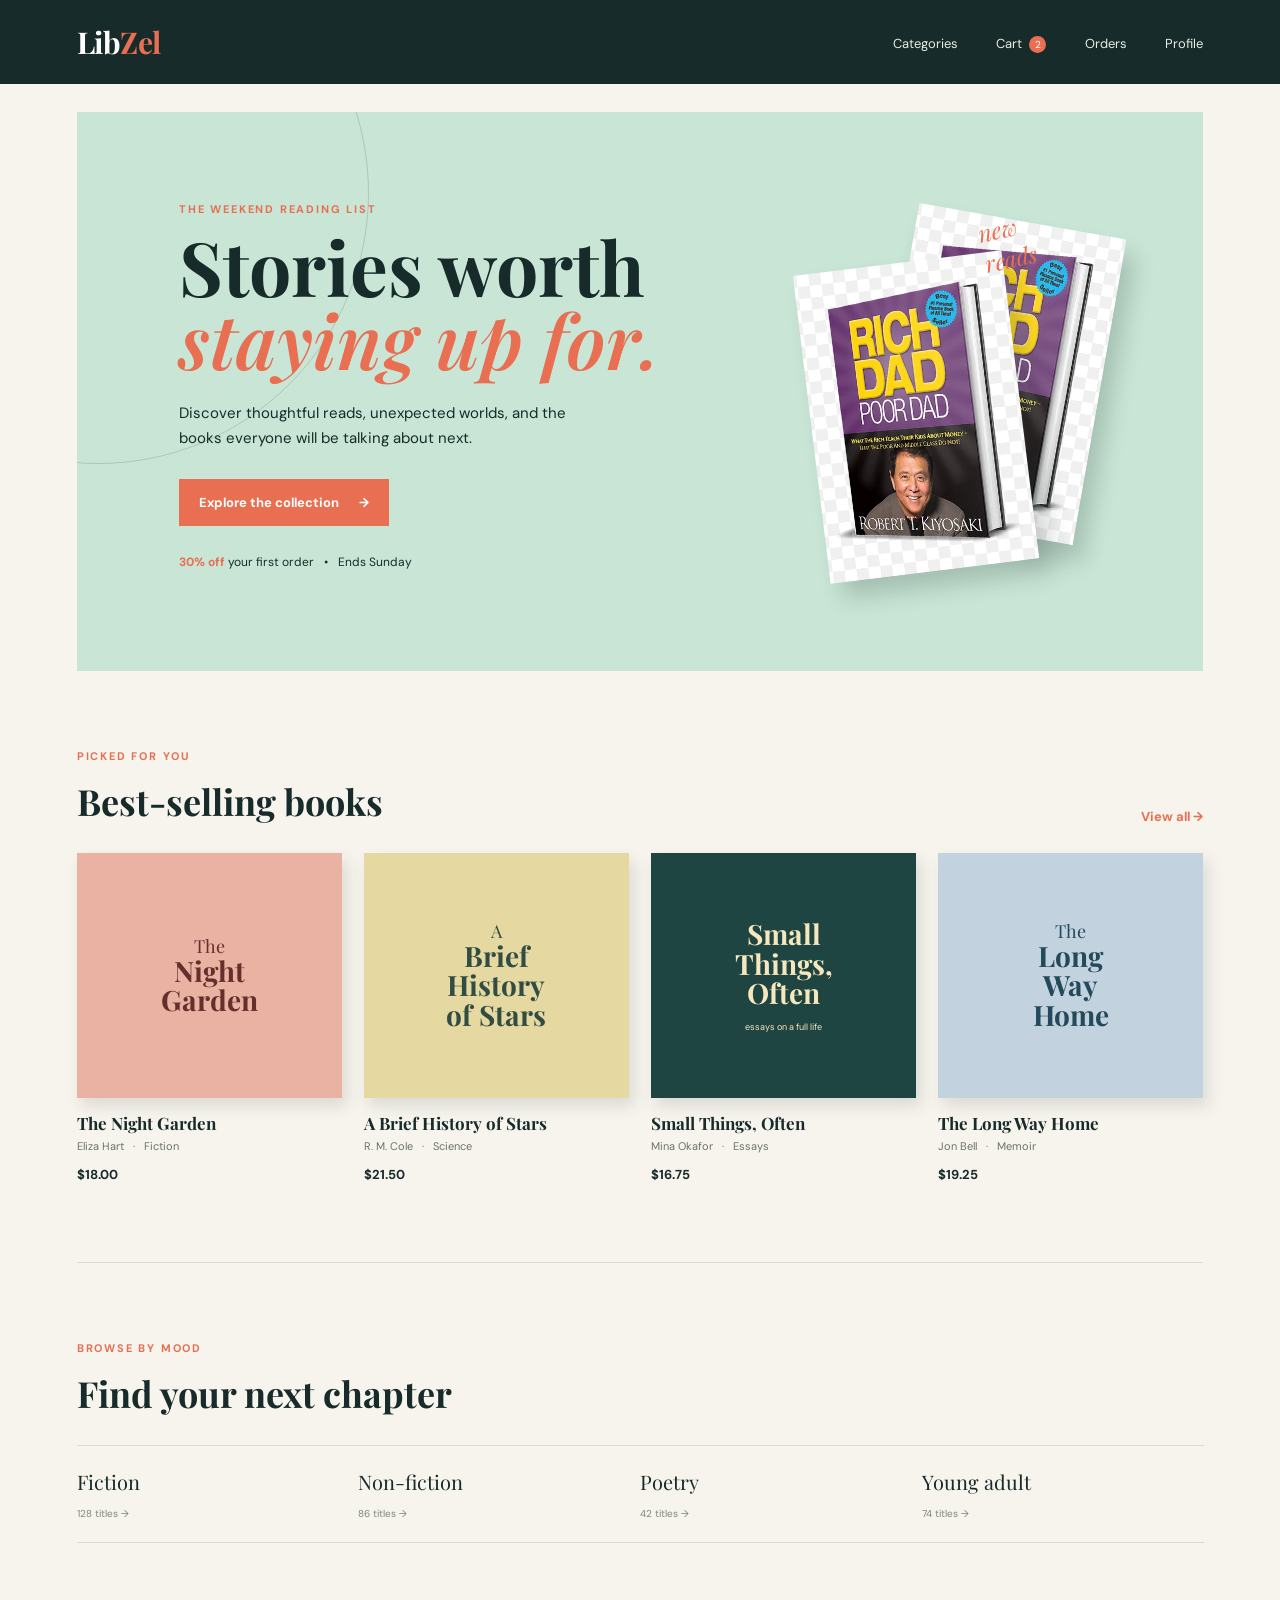
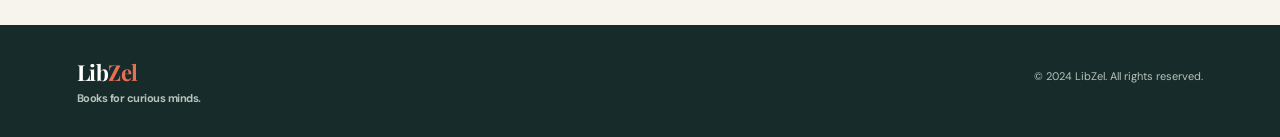
<file: drafts/index.html>
<!DOCTYPE html>
<html lang="en">
<head>
    <meta charset="UTF-8">
    <meta name="viewport" content="width=device-width, initial-scale=1.0">
    <title>LibZel | Find your next favorite book</title>
    <link href="styles.css" rel="stylesheet">
</head>
<body>
    <header>
        <a class="web-name" href="#top" aria-label="LibZel home">Lib<span>Zel</span></a>
        <nav class="navbar">
            <ul>
                <li><a href="#categories">Categories</a></li>
                <li><a href="#bestsellers">Cart <span class="cart-count">2</span></a></li>
                <li><a href="#bestsellers">Orders</a></li>
                <li><a href="#footer">Profile</a></li>
            </uL>
        </nav>
    </header>
    <main id="top">
        <section class="promo" aria-labelledby="promo-title">
            <div class="promo-copy">
                <p class="eyebrow">The weekend reading list</p>
                <h1 id="promo-title">Stories worth<br><em>staying up for.</em></h1>
                <p class="promo-text">Discover thoughtful reads, unexpected worlds, and the books everyone will be talking about next.</p>
                <a class="button" href="#bestsellers">Explore the collection <span aria-hidden="true">&#8594;</span></a>
                <p class="offer"><strong>30% off</strong> your first order <span>•</span> Ends Sunday</p>
            </div>
            <div class="book-stack" aria-label="Featured book collection">
                <div class="book book-back"><img src="3283335-middle.png" alt="Featured book cover"></div>
                <div class="book book-front"><img src="3283335-middle.png" alt="The featured LibZel book"></div>
                <span class="scribble">new<br>reads</span>
            </div>
        </section>
        <section class="content-section" id="bestsellers">
            <div class="section-heading"><div><p class="eyebrow">Picked for you</p><h2>Best-selling books</h2></div><a href="#categories">View all <span aria-hidden="true">&#8594;</span></a></div>
            <div class="book-grid">
                <article class="book-card"><div class="cover cover-one">The<br><b>Night<br>Garden</b></div><h3>The Night Garden</h3><p>Eliza Hart &nbsp; · &nbsp; Fiction</p><strong>$18.00</strong></article>
                <article class="book-card"><div class="cover cover-two">A <b>Brief<br>History<br>of Stars</b></div><h3>A Brief History of Stars</h3><p>R. M. Cole &nbsp; · &nbsp; Science</p><strong>$21.50</strong></article>
                <article class="book-card"><div class="cover cover-three"><b>Small<br>Things,<br>Often</b><small>essays on a full life</small></div><h3>Small Things, Often</h3><p>Mina Okafor &nbsp; · &nbsp; Essays</p><strong>$16.75</strong></article>
                <article class="book-card"><div class="cover cover-four">The <b>Long<br>Way<br>Home</b></div><h3>The Long Way Home</h3><p>Jon Bell &nbsp; · &nbsp; Memoir</p><strong>$19.25</strong></article>
            </div>
        </section>
        <section class="categories" id="categories">
            <div class="section-heading"><div><p class="eyebrow">Browse by mood</p><h2>Find your next chapter</h2></div></div>
            <div class="category-list"><a href="#bestsellers">Fiction <span>128 titles &#8594;</span></a><a href="#bestsellers">Non-fiction <span>86 titles &#8594;</span></a><a href="#bestsellers">Poetry <span>42 titles &#8594;</span></a><a href="#bestsellers">Young adult <span>74 titles &#8594;</span></a></div>
        </section>
    </main>
    <footer id="footer">
        <div class="footer-brand">Lib<span>Zel</span><p>Books for curious minds.</p></div>
        <p>&copy; 2024 LibZel. All rights reserved.</p>
    </footer>
</body>
</html>
</file>
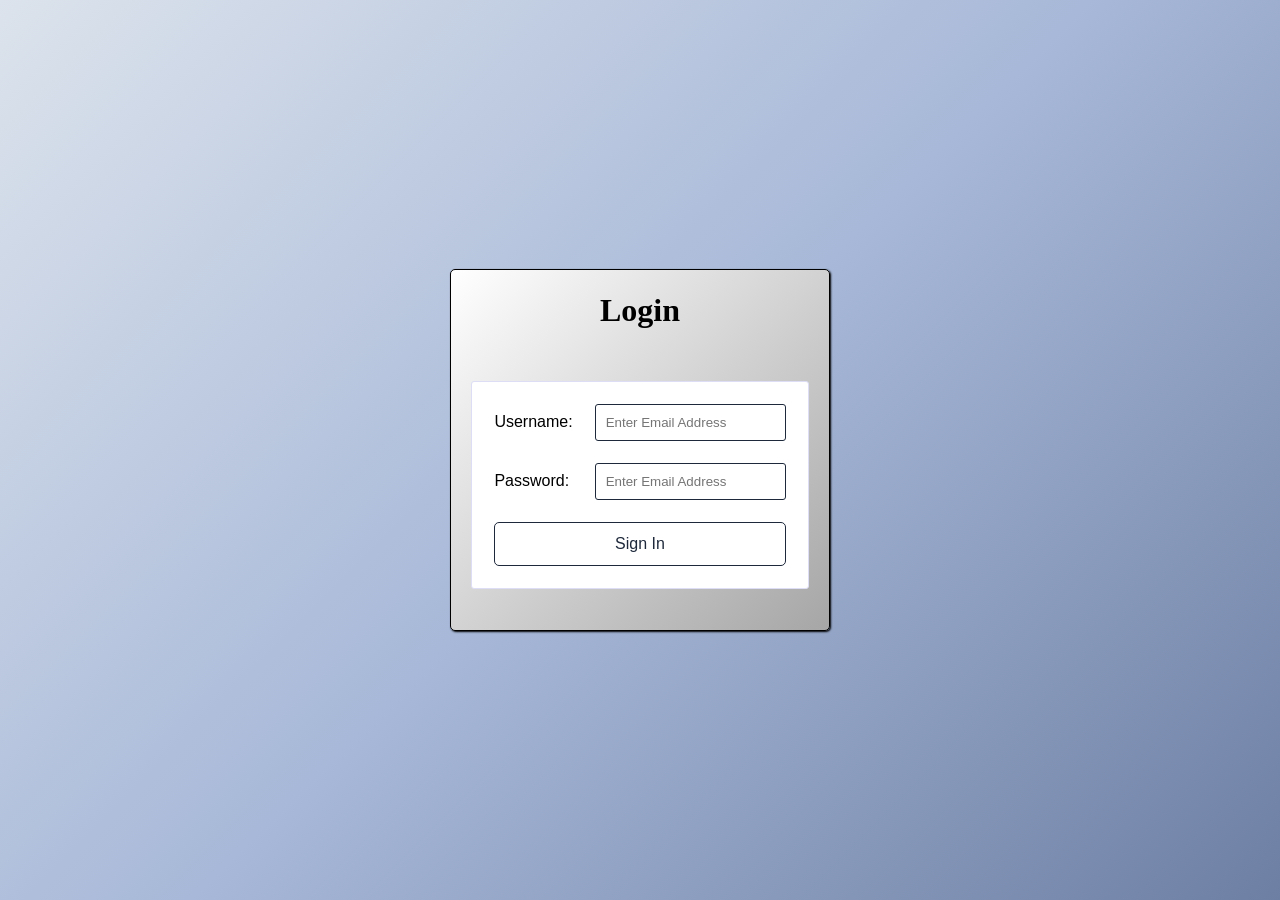
<file: login.html>
<!DOCTYPE html>
<html lang="en">
<head>
    <meta charset="UTF-8">
    <meta name="viewport" content="width=device-width, initial-scale=1.0">
    <title>LibZel</title>
    <link rel="icon" href="/img/LibZel.png" type="image/png">
    <link href="styles2.css" rel="stylesheet">
    <link href="login.css" rel="stylesheet">
    <link rel="stylesheet" href="https://cdnjs.cloudflare.com/ajax/libs/font-awesome/6.5.2/css/all.min.css">

</head>
<body>
    <div class="promo-section-1">
        <div class="login">
            <h1>Login</h1>
            <h2 id="inc-cre"></h2>
            <form class="login-form" method="get">
                <table>
                    <tr>
                        <td><label for="username" >Username:</label></td>
                        <td><input type="email" placeholder="Enter Email Address" id="username" name="username"></td>
                    </tr>
                    <tr>
                        <td><label for="password" >Password:</label></td>
                        <td><input type="password" placeholder="Enter Email Address" id="password" name="password"></td>
                    </tr>
                    <tr>
                        <td colspan="2"><button type="button" onclick="login()">Sign In</button></td>
                        
                    </tr>
                </table>
            </form>
        </div>
    </div>
</body>
<script type="module" src="script2.js"></script>
</html>
</file>
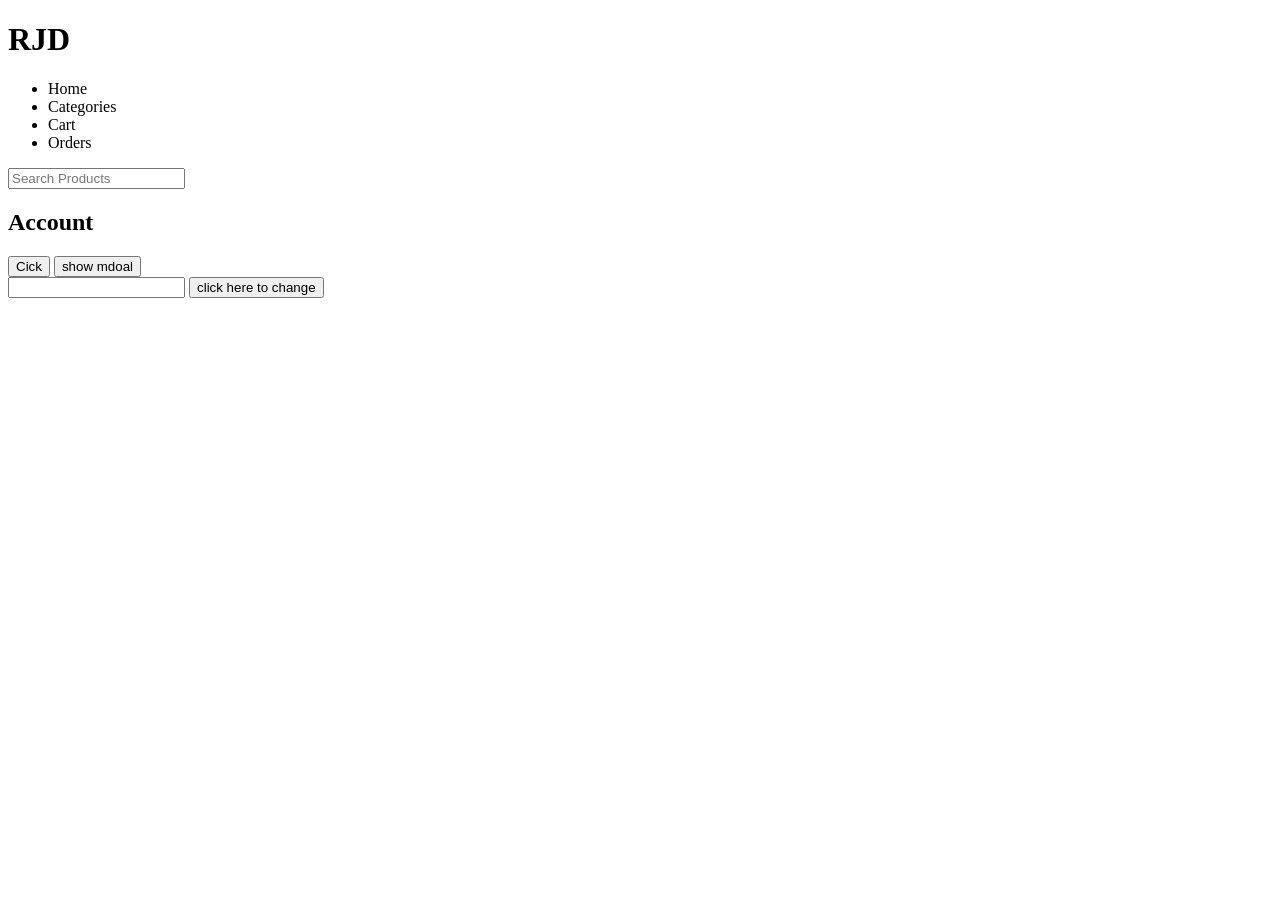
<file: drafts/index3.html>
<!DOCTYPE html>
<html lang="en">
<head>
    <meta charset="UTF-8">
    <meta name="viewport" content="width=device-width, initial-scale=1.0">
    <title>RJD Shop</title>
    <link rel="stylesheet" href="styles3.css">
</head>

<body>
    <header>
        <div class="Logo">
            <h1 id="name">
                RJD
            </h1>
        </div>
        <nav>
            <ul>
                <li>Home</li>
                <li>Categories</li>
                <li>Cart</li>
                <li>Orders</li>
            </ul>
        </nav>
        <div class="search-bar">
            <input type="search" placeholder="Search Products">
        </div>
        <div class="profile">
            <h2>Account</h2>
        </div>
    </header>
    <main>
        <Section>
            <!--Promotional  poster-->
            <div class="70-promo">
                <h2>

                </h2>
                <a class="buy-now-promo"></a> 
            </div>
            <div class="30-promo">
                <div class="cta-btn">
                    <button id=""  onclick="alerts()">Cick</button>
                    <button id="modalbtn"  onclick="ShowModal()">show mdoal</button>
                </div>
                <div class="message" style="display: none;" id="modal">
                <h2>Do you want to exit?</h2>
                <div class="button-container">
                    <button class="green-btn" id="g-btn" onclick="CloseModal()">Yes</button>
                    <button class="red-btn" id="r-btn">no</button>
                </div>
            </div>
        </Section>
        <section>
            <input type="text" id="newname" >
            <button onclick="changeName()"> click here to change</button>
        </section>
        <section>

        </section>
    </main>
    
    
</body>
<script src="script.js">
   

</script>
</html>
</file>
<file: drafts/styles.css>
@import url('https://fonts.googleapis.com/css2?family=DM+Sans:wght@400;500;700&family=Playfair+Display:ital,wght@0,600;0,700;1,600;1,700&display=swap');

:root { --ink: #172b2a; --cream: #f7f4ed; --coral: #e86f51; --mint: #c8e5d5; --yellow: #f6d878; --line: #d8ddd4; }
* { box-sizing: border-box; }
html { scroll-behavior: smooth; }
body { margin: 0; overflow-x: hidden; background: var(--cream); color: var(--ink); font-family: 'DM Sans', sans-serif; }
header { align-items: center; background: var(--ink); color: white; display: flex; justify-content: space-between; padding: 22px max(6vw, 28px); }
.web-name, .footer-brand { color: white; font-family: 'Playfair Display', serif; font-size: 30px; font-weight: 700; letter-spacing: -.5px; text-decoration: none; }
.web-name span, .footer-brand span { color: var(--coral); }
.navbar ul { display: flex; gap: clamp(16px, 3vw, 42px); list-style: none; margin: 0; padding: 0; }
.navbar a { color: #e7eee8; font-size: 13px; text-decoration: none; }
.navbar a:hover, .section-heading a:hover { color: var(--coral); }
.cart-count { background: var(--coral); border-radius: 50%; color: white; display: inline-grid; font-size: 10px; height: 17px; margin-left: 4px; place-items: center; width: 17px; }
main { margin: auto; max-width: 1280px; padding: 28px max(6vw, 28px) 0; }
.promo { align-items: center; background: var(--mint); display: flex; min-height: 490px; overflow: hidden; padding: clamp(40px, 7vw, 90px) clamp(30px, 8vw, 110px); position: relative; }
.promo::before { border: 1px solid rgba(23,43,42,.16); border-radius: 50%; content: ''; height: 540px; left: -250px; position: absolute; top: -190px; width: 540px; }
.promo-copy { max-width: 580px; position: relative; z-index: 1; }
.eyebrow { color: var(--coral); font-size: 11px; font-weight: 700; letter-spacing: 1.8px; margin: 0 0 14px; text-transform: uppercase; }
h1, h2, h3, p { margin-top: 0; }
.promo h1 { font-family: 'Playfair Display', serif; font-size: clamp(43px, 6vw, 75px); line-height: .98; margin-bottom: 24px; }
.promo h1 em { color: var(--coral); font-weight: 600; }
.promo-text { font-size: 15px; line-height: 1.7; max-width: 390px; }
.button { background: var(--coral); color: white; display: inline-flex; font-size: 13px; font-weight: 700; gap: 20px; margin: 12px 0 28px; padding: 15px 20px; text-decoration: none; }
.button:hover { background: var(--ink); }
.offer { font-size: 12px; }.offer strong { color: var(--coral); }.offer span { padding: 0 7px; }
.book-stack { height: 370px; margin-left: auto; position: relative; width: 310px; }.book { box-shadow: 12px 16px 22px rgba(23,43,42,.2); height: 310px; position: absolute; width: 210px; }.book img { height: 100%; object-fit: cover; width: 100%; }.book-back { right: 0; top: 12px; transform: rotate(10deg); }.book-front { left: 20px; top: 55px; transform: rotate(-7deg); z-index: 1; }.scribble { color: var(--coral); font-family: 'Playfair Display', serif; font-size: 23px; font-style: italic; left: 190px; position: absolute; top: 5px; transform: rotate(-12deg); z-index: 2; }
.content-section, .categories { padding: 78px 0 18px; }.section-heading { align-items: end; display: flex; justify-content: space-between; margin-bottom: 28px; }.section-heading h2 { font-family: 'Playfair Display', serif; font-size: 36px; margin-bottom: 0; }.section-heading a { color: var(--coral); font-size: 13px; font-weight: 700; text-decoration: none; }.book-grid { display: grid; gap: 22px; grid-template-columns: repeat(4, 1fr); }.book-card h3 { font-family: 'Playfair Display', serif; font-size: 17px; margin: 14px 0 5px; }.book-card p { color: #68736b; font-size: 11px; margin-bottom: 10px; }.book-card > strong { font-size: 13px; }.cover { align-items: center; box-shadow: 5px 8px 15px rgba(23,43,42,.13); display: flex; flex-direction: column; font-family: 'Playfair Display', serif; font-size: 18px; height: 245px; justify-content: center; line-height: 1.05; text-align: center; }.cover b { font-size: 28px; }.cover-one { background: #e9b2a3; color: #652f2c; }.cover-two { background: #e6d8a1; color: #314d43; }.cover-three { background: #1e4541; color: #f7e7bd; }.cover-three small { font-family: 'DM Sans', sans-serif; font-size: 9px; margin-top: 15px; }.cover-four { background: #c2d3df; color: #23495a; }.categories { border-top: 1px solid var(--line); margin-top: 60px; padding-bottom: 82px; }.category-list { display: grid; grid-template-columns: repeat(4, 1fr); }.category-list a { border-bottom: 1px solid var(--line); border-top: 1px solid var(--line); color: var(--ink); font-family: 'Playfair Display', serif; font-size: 20px; margin-right: -1px; padding: 22px 14px 22px 0; text-decoration: none; }.category-list span { color: #7b867c; display: block; font-family: 'DM Sans', sans-serif; font-size: 10px; margin-top: 12px; }.category-list a:hover { color: var(--coral); }
footer { align-items: center; background: var(--ink); color: #b7c4bb; display: flex; font-size: 11px; justify-content: space-between; padding: 32px max(6vw, 28px); }.footer-brand { font-size: 22px; }.footer-brand p { color: #b7c4bb; font-family: 'DM Sans', sans-serif; font-size: 11px; margin: 4px 0 0; }
@media (max-width: 700px) { header { padding: 18px 22px; }.navbar ul { gap: 12px; }.navbar li:nth-child(3), .navbar li:nth-child(4) { display: none; } main { padding: 16px 18px 0; }.promo { display: block; min-height: 680px; padding: 44px 28px; }.promo h1 { font-size: 49px; }.book-stack { margin: 35px auto 0; transform: scale(.78); transform-origin: top center; }.content-section, .categories { padding-top: 55px; }.section-heading h2 { font-size: 29px; }.book-grid { grid-template-columns: repeat(2, 1fr); row-gap: 34px; }.cover { height: 210px; }.cover b { font-size: 23px; }.category-list { grid-template-columns: repeat(2, 1fr); }.category-list a { margin-bottom: 0; }.category-list a:nth-child(even) { padding-left: 14px; }.category-list a:nth-child(n+3) { border-top: 0; } footer { align-items: flex-start; flex-direction: column; gap: 20px; } }
</file>
<file: styles2.css>
body{
    margin: 0;
    padding:0;
    height: auto;
    width: auto;
    overflow-x: hidden;
    font-family:Georgia, 'Times New Roman', Times, serif;
    background-color: #f5f5f5;
}

/* Include padding and borders in dimensions so fluid layouts stay within the viewport. */
*, *::before, *::after {
    box-sizing: border-box;
}


header {
    width: 100%;
    height: auto;
    padding: 0 1rem;
    background-color:  #1E293B;
    display: flex;
    flex-direction: row;
    justify-content: space-between;
    align-items: center;
}


footer{
    width: 100%;
    height: auto;
    padding: 0;
    background-color:  #1E293B;
    display: flex;
    flex-direction: row;
    justify-content: center;
    align-items: center;
}
.web-name {
    padding:7px 0;
    
}

.web-name h1 a {
    text-decoration: none;
    color: #F8FAFC;
    border-bottom:1px solid  transparent;
    padding: 3px;
}

.web-name h1 a:hover{
    border-bottom:1px solid  #F8FAFC;
    
}

.navbar{
    padding:7px 0;
}

.navbar ul{
    list-style-type: none;
    display: flex;
    flex-direction: row;
    gap: 0.5rem;
    margin: 0;
    padding: 0;
}

.navbar ul li {
    padding:0 0.5rem;
}

.navbar ul li a{
    color: #F8FAFC;
    text-decoration: none;
    padding: 3px;
    border-bottom:1px solid transparent ;
}

.navbar ul li a:hover {
    border-bottom: 1px solid #F8FAFC;
}

.search-bar{
    padding:7px 0;
    display: flex;
    align-items: center;
    gap: 0.35rem;
}

.search-bar input {
    /* Preserve the desktop search width while allowing it to fit narrow containers. */
    width: 22rem;
    max-width: 100%;
    min-width: 0;
    font-size:16px ;
    border-radius: 6px;
    outline: none;
    border: none;
    padding: 5px;
    margin-right:3px ;
}

.search-bar i {
    color: #F8FAFC;
}

.menu-toggle {
    /* Keep the menu control hidden until the mobile breakpoint activates it. */
    display: none;
    border: 1px solid #F8FAFC;
    background: transparent;
    color: #F8FAFC;
    border-radius: 4px;
    padding: 0.55rem 0.7rem;
    cursor: pointer;
}

.visually-hidden {
    /* Keep accessible labels available to assistive technology without visual clutter. */
    position: absolute;
    width: 1px;
    height: 1px;
    padding: 0;
    margin: -1px;
    overflow: hidden;
    clip: rect(0, 0, 0, 0);
    white-space: nowrap;
    border: 0;
}



.promo-section {
    /* Use flexible spacing so the hero scales across viewport sizes. */
    min-height: 100vh;
   
    padding: clamp(2rem, 5vw, 5rem);
    background:linear-gradient(135deg, #DCE3EC 0%, #A7B8D8 50%, #6D7FA3 100%);
    width: 100%;
    display: flex;
    flex-direction: row;
    align-items: center;
    justify-content: center;
    background-color:#F8FAFC ;
}

.promo-section-1 {
    min-height: 100vh;
    padding: clamp(1rem, 4vw, 4rem);
    background:linear-gradient(135deg, #DCE3EC 0%, #A7B8D8 50%, #6D7FA3 100%);
    width: 100%;
    display: flex;
    flex-direction: row;
    align-items: center;
    justify-content: center;
    background-color:#F8FAFC ;
}

.text-holder {
    width: 50%;
    display: flex;  
    justify-content: center;
    flex-direction: column;
    align-items: center;
}

.text-wrapper {
    width: fit-content;
    max-width: 100%;
    
}

.text-holder h2 {
    font-size: clamp(2rem, 5vw, 3.5rem);
    text-align: left;
    margin: 0;
}


.text-holder p {
    text-align: left;
    
}

.img-holder{
    width:50%;
    display: flex;
    justify-content: center;
    align-items: center;
}

.img-holder img {
    /* Center the hero artwork without stretching its source proportions. */
    display: block;
    width: min(100%, 600px);
    height: auto;
    object-fit: contain;
}



.call-to-action{
    padding: 12px 16px; 
    background-color: #E4572E;
    text-decoration: none;
    color: #F8FAFC;
    font-family: Arial, sans-serif;
    text-transform: uppercase;
    font-size: 0.8em;
}

.call-to-action:hover {
    background-color: #1E293B;
    color: #F8FAFC;
}














.grid {
    overflow-y: none;
    margin: clamp(1rem, 3vw, 2rem); 
    border: 1px solid rgba(221,221,221);
    overflow-x: hidden;
    border-radius: 3px;
    background-color: #ffffff;
}

.sub-heading {
    padding-left:20px ;
    padding-top: 20px;
    padding-bottom: 10px;
}

.product-grid {
    /* Let product cards create fluid columns based on the available width. */
    width: 100%;
    display:grid;
    grid-template-columns: repeat(auto-fit, minmax(min(100%, 14rem), 1fr));
    height: fit-content;
    justify-content:start;
    padding: clamp(1rem, 3vw, 2rem);
    gap: clamp(0.75rem, 2vw, 1.25rem);
}

.product-categories
{
    /* Cap the category layout at four columns on larger screens. */
    width: 100%;
    display:grid;
    grid-template-columns: repeat(4, minmax(0, 1fr));
    height: fit-content;
    justify-content:start;
    padding: clamp(1rem, 3vw, 2rem);
    gap: clamp(0.75rem, 2vw, 1.25rem);
}

.product-categories .card {
    display: flex;
    justify-content: center;
    text-align: center;
    align-items: center;

}

/* Keep every category image square while filling its responsive card width. */
.product-categories .card img {
    width: 100%;
    aspect-ratio: 1 / 1;
    height: auto;
    object-fit: cover;
}

.grid-anchor{
    /* Make each link fill its grid track so cards align consistently. */
    text-decoration: none;
    color: inherit;
    width: 100%;
    height: 100%;
    
}

.grid-anchor:hover {
    box-shadow: 2px 2px 2px  rgb(235, 234, 250);
}

.card-container{
   display: flex; 
   flex-direction: column;
    width:100%;
    height: fit-content;
    border-radius: 5px;
    padding: 10px;
    background-color: #ffffff;
    
    border: 1px solid rgb(221, 221, 221) ;
}

.card{
    display: flex;
    width: 100%;
    justify-content:center;
    flex-direction: column;
    align-items: left;
    text-align: left;
    

}

.card img {

    width: 100%;
    background-color: white;
}

.card p, h2 {
    text-align: left;
    margin: 5px;
}




.grid-btn{
    border: none;
    background: transparent;
    cursor: pointer;
    font-size: 1em;
}















.product-holder {
    /* Constrain the detail view while keeping its outer margins fluid. */
    display: flex;
    flex-direction: row;
    overflow-y: none;
    margin: clamp(1rem, 4vw, 3rem) auto; 
    width: min(1100px, calc(100% - 2rem));
    border: 1px solid rgba(221,221,221);
    overflow-x: hidden;
    border-radius: 3px;
    background-color: #ffffff;
    
}

.img-container{
    width: 40%;
    padding: 1rem;
    display: flex;
    
    flex-direction: column;
    align-items: center;

    
}

.img-container img {
    padding: 5px;
    cursor: pointer;
    max-width: 100%;
    height: auto;
}

.images-holder {
    /* Keep desktop thumbnails in one row below the primary product image. */
    display: flex;
    flex-direction: row;
    flex-wrap: nowrap;
    justify-content: center;
    gap: 0.5rem;
    width: 100%;
}

.images-holder img {
    /* Give every thumbnail a stable, evenly sized frame. */
    width: 5rem;
    height: 5rem;
    object-fit: cover;
}




.product-container{
    width: 60%;
    padding: 1rem;
}

.product-stars a {
    color: inherit; 
    text-decoration: none; 
    border-right: 1px solid rgb(221, 221, 221);
    display: flex;
    width: fit-content;
}

.star-holder {
    padding-right:10px;
}

.star-holder i {
    color: yellow;
}

.product-price {
    padding: 20px;
    display: block;
    
}

.product-buttons  {
    width: 100%;
    margin: auto;
    display: flex;
    flex-direction: row;
    justify-content: left;
    gap: 20px;
}

.product-buttons button {
    padding: 12px 20px;
    cursor: pointer;
    border: none;
    text-transform: none;
    border-radius: 1px;
}

.See-more {
    display: flex;
    justify-content: center;
    padding-bottom: 20px;
}

.See-more a {
    padding: 12px 20px;
    text-transform: none;
    background-color: transparent;
    border:1px solid #E4572E;
    text-decoration: none;
    color: #E4572E;
    border-radius: 3px;
}

.See-more a:hover {
    background-color: #E4572E;
    color:white;
}


#mains {
    min-height: 85vh;
}

@media (max-width: 900px) {
    /* Collapse the header navigation and search into the burger menu on medium screens. */
    header {
        flex-wrap: wrap;
    }

    .menu-toggle {
        display: block;
        margin-left: auto;
    }

    .navbar,
    .search-bar {
        display: none;
        width: 100%;
    }

    header.menu-open .navbar,
    header.menu-open .search-bar {
        display: block;
    }

    .navbar ul {
        flex-direction: column;
        gap: 0;
    }

    /* Expand each collapsed navigation link into a comfortable finger-sized target. */
    .navbar ul li {
        width: 100%;
        padding: 0;
    }

    .navbar ul li a {
        display: flex;
        align-items: center;
        min-height: 44px;
        width: 100%;
        padding: 0.75rem 0.5rem;
    }

    /* Place the hero image above its text on tablet and phone layouts. */
    .promo-section {
        flex-direction: column;
    }

    .promo-section .img-holder {
        order: 1;
    }

    .promo-section .text-holder {
        order: 2;
    }

    .navbar ul li {
        padding: 0 0.25rem;
    }

    .product-holder {
        flex-direction: column;
    }

    .img-container,
    .product-container {
        width: 100%;
    }

    .images-holder {
        display: none;
    }

    .product-categories {
        /* Reduce category density to two columns on tablet-sized screens. */
        grid-template-columns: repeat(2, minmax(0, 1fr));
    }
}

@media (max-width: 700px) {
    /* Refine the collapsed header and content spacing for phone-sized screens. */
    header {
        align-items: center;
        padding: 0 0.75rem;
    }

    .navbar ul li {
        padding: 0;
    }

    .navbar ul li a {
        display: block;
        padding: 0.75rem 0.25rem;
    }

    .search-bar input {
        width: 22rem;
        max-width: 100%;
    }

    .promo-section,
    .promo-section-1 {
        min-height: auto;
        padding: 2rem 1rem;
    }

    .promo-section {
        flex-direction: column;
    }

    .text-holder,
    .img-holder {
        width: 100%;
    }

    .text-wrapper {
        width: 100%;
    }

    .product-categories {
        /* Use one category card per row on phones for readable content. */
        grid-template-columns: 1fr;
    }

    .text-holder h2 {
        font-size: clamp(2rem, 10vw, 3rem);
    }

    .img-holder img {
        max-width: 100%;
        height: auto;
    }

    footer {
        flex-wrap: wrap;
        gap: 0.5rem 1rem;
        padding: 1rem;
        text-align: center;
    }

    .product-buttons {
        flex-direction: column;
    }

    .product-buttons button {
        width: 100%;
    }
}

@media (min-width: 1400px) {
    .product-grid,
    .product-categories {
        max-width: 1400px;
        margin-left: auto;
        margin-right: auto;
    }
}
</file>
<file: login.css>
.login {
    border: 1px solid black;
    display: flex;
    justify-content: center;
    flex-direction: column;
    align-items: center;
    background: linear-gradient(135deg, #ffffff, #a7a6a6);
    box-shadow: 1px 1px 2px;
    border-radius: 5px;
}

.login-form {
    display: flex;
    justify-content: center;
    align-items: center;
    width: auto;
    height: 30vh;
    margin: auto;
    padding: 20px;
}

.login-form table {
    border-radius: 3px;
    display: flex;
    padding: 10px;
    background-color: #ffffff;
    margin-bottom: 20px;
    border: 1px solid rgb(221,221,245);
}

.login-form table td {
    padding:10px;
}

.login-form table td label {
    text-transform: capitalize;
    font-family:'Franklin Gothic Medium', 'Arial Narrow', Arial, sans-serif ;
}

.login-form table td input {
    padding: 10px;
    border: 1px solid #1E293B;
    border-radius: 3px;
}

.login-form table td button{
    border: 1px solid #1E293B;
    padding: 12px 20px ;
    font-size: 1em;
    width: 100%;
    align-items: center;
    justify-content: center;
    display: flex;
    background-color: #ffffff;
    color:#1E293B;
    border-radius: 5px;
    font-family:'Franklin Gothic Medium', 'Arial Narrow', Arial, sans-serif ;
    cursor: pointer;
}
.login-form table td button:hover {
    background-color: #1E293B;
    color: #ffffff;
}

.login-form table td button:active {
    background-color: #1E293B;
    color: #ffffff;
}
</file>
<file: drafts/styles3.css>
#modal {
    z-index: 1;
}
</file>
